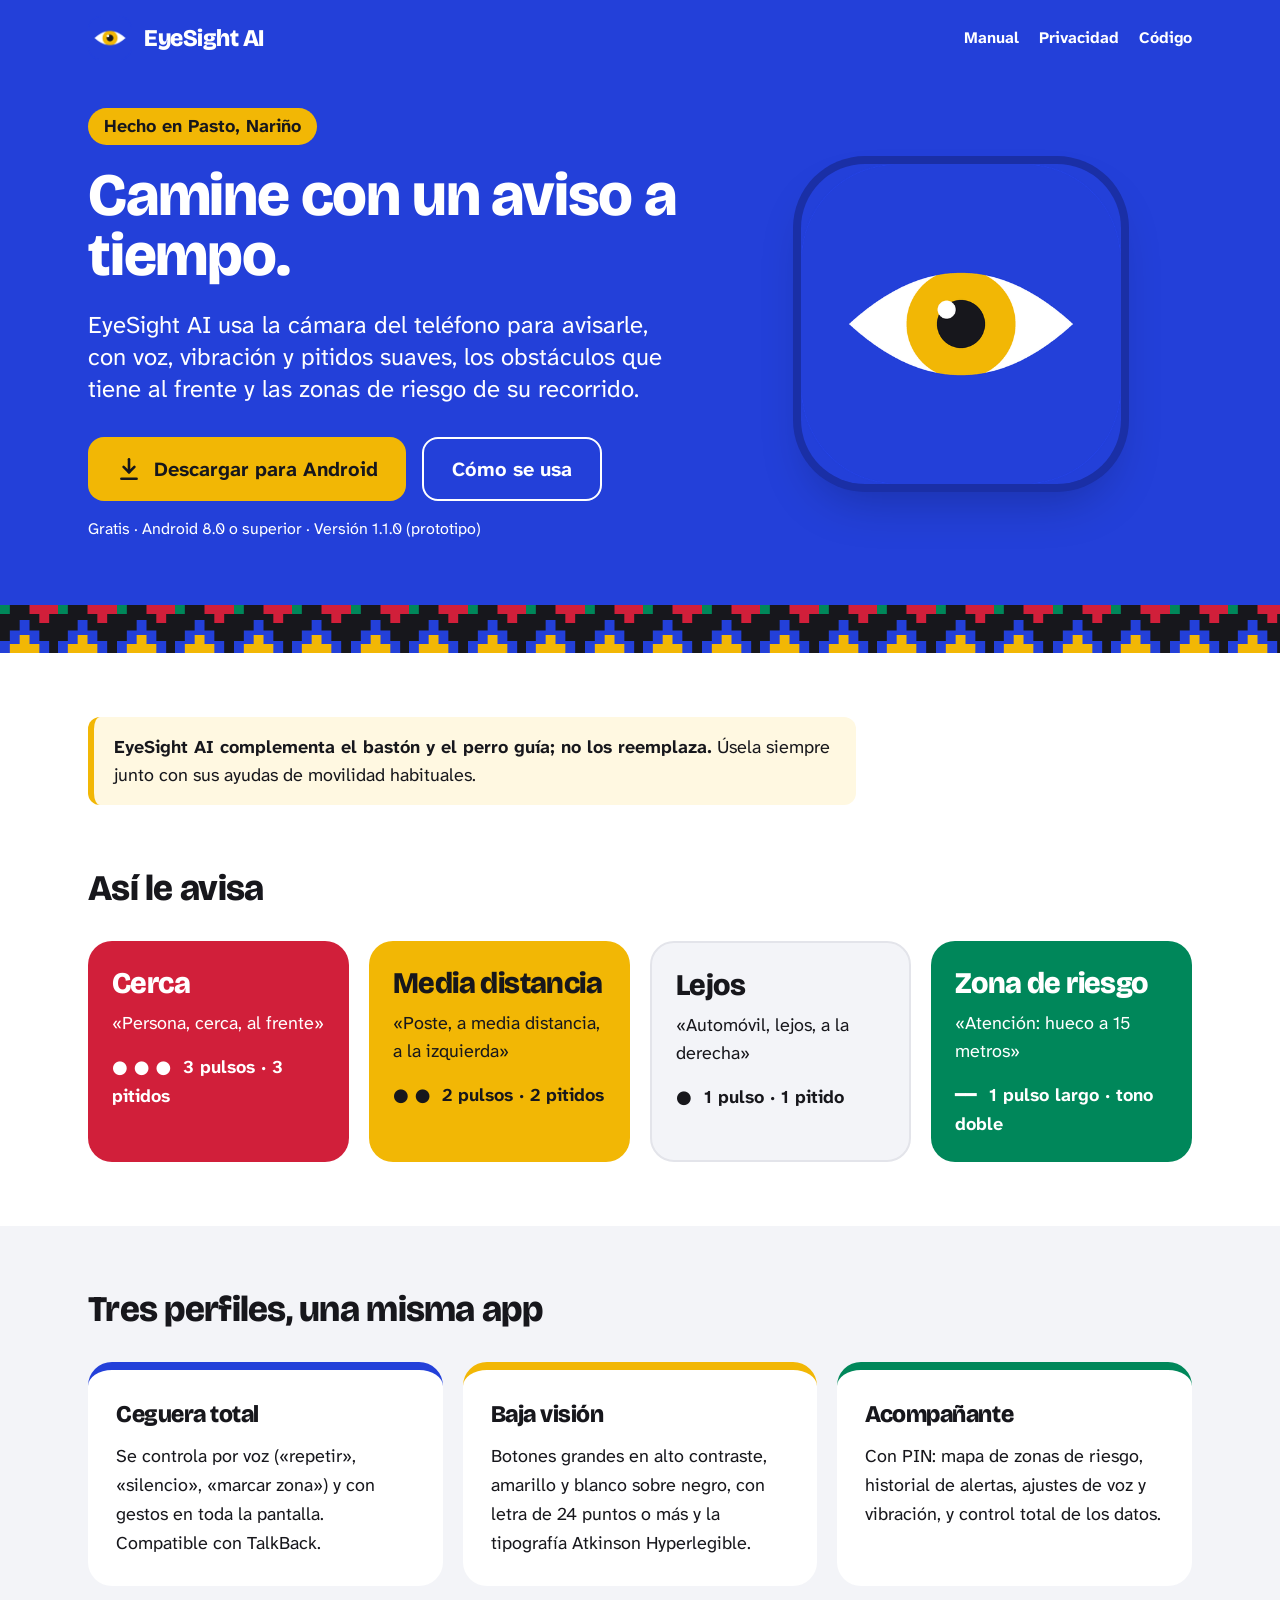
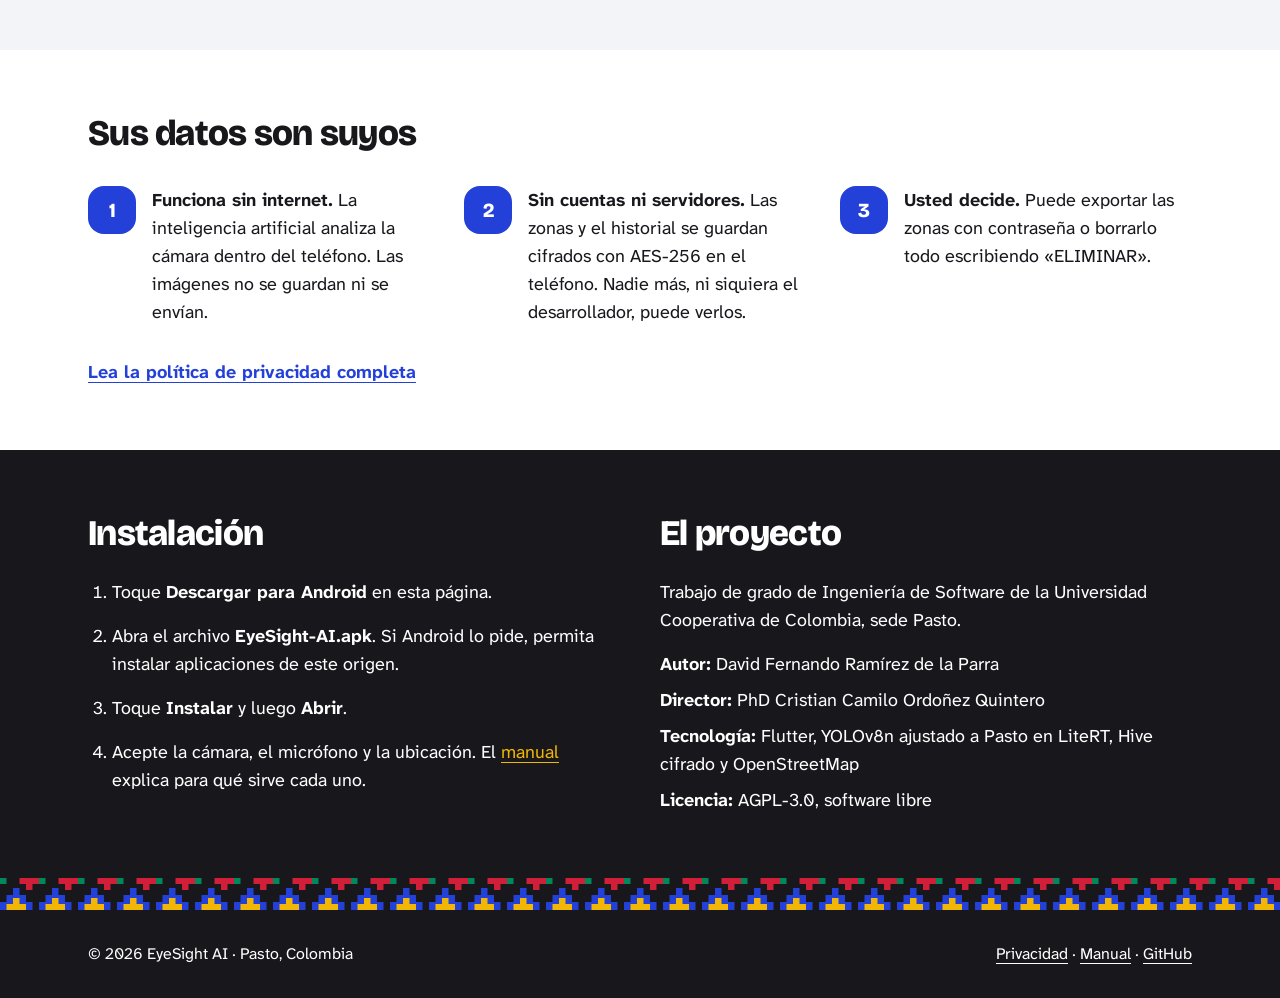
<file: website/index.html>
<!doctype html>
<html lang="es">
<head>
  <meta charset="utf-8">
  <meta name="viewport" content="width=device-width, initial-scale=1">
  <title>EyeSight AI · Movilidad autónoma en Pasto</title>
  <meta name="description" content="Aplicación Android gratuita que avisa con voz y vibración los obstáculos del camino a personas con discapacidad visual. Funciona sin internet y sus datos no salen del teléfono.">
  <meta name="theme-color" content="#2340D9">
  <link rel="icon" type="image/png" href="img/favicon.png">
  <link rel="apple-touch-icon" href="img/logo-192.png">
  <meta property="og:title" content="EyeSight AI">
  <meta property="og:description" content="Avisos de obstáculos por voz y vibración, sin internet y con privacidad total.">
  <meta property="og:image" content="img/logo-512.png">
  <link rel="stylesheet" href="tailwind.css">
  <link rel="stylesheet" href="site.css">
</head>
<body>
  <a class="skip" href="#contenido">Saltar al contenido</a>

  <header class="bg-cobalt text-paper">
    <nav class="max-w-6xl mx-auto px-4 sm:px-6 py-4 flex items-center justify-between gap-4" aria-label="Principal">
      <a href="./" class="flex items-center gap-3 font-display text-2xl">
        <img src="img/logo-192.png" alt="" width="44" height="44" class="rounded-xl">
        EyeSight AI
      </a>
      <ul class="flex flex-wrap gap-x-5 gap-y-1 text-base font-bold">
        <li><a class="hover:underline underline-offset-4" href="manual.html">Manual</a></li>
        <li><a class="hover:underline underline-offset-4" href="privacidad.html">Privacidad</a></li>
        <li><a class="hover:underline underline-offset-4" href="https://github.com/dramirezdlp99/eyesight-ai">Código</a></li>
      </ul>
    </nav>

    <div class="max-w-6xl mx-auto px-4 sm:px-6 pt-8 pb-16 grid md:grid-cols-[1.3fr_1fr] gap-10 items-center">
      <div>
        <p class="inline-block bg-oro text-ink font-bold rounded-full px-4 py-1 mb-5">Hecho en Pasto, Nariño</p>
        <h1 class="font-display text-5xl sm:text-6xl leading-[1.05] mb-6">Camine con un aviso a tiempo.</h1>
        <p class="text-xl sm:text-2xl leading-snug mb-8 max-w-xl">
          EyeSight AI usa la cámara del teléfono para avisarle, con voz, vibración y pitidos suaves, los obstáculos que
          tiene al frente y las zonas de riesgo de su recorrido.
        </p>
        <div class="flex flex-wrap gap-4">
          <a href="https://github.com/dramirezdlp99/eyesight-ai/releases/latest/download/EyeSight-AI.apk"
             class="inline-flex items-center gap-3 bg-oro text-ink font-bold text-xl rounded-2xl px-7 py-4 min-h-[56px] hover:bg-[#FFD02E]">
            <svg aria-hidden="true" width="26" height="26" viewBox="0 0 24 24" fill="none" stroke="currentColor" stroke-width="2.4" stroke-linecap="round" stroke-linejoin="round"><path d="M12 3v12"/><path d="m7 10 5 5 5-5"/><path d="M5 21h14"/></svg>
            Descargar para Android
          </a>
          <a href="manual.html" class="inline-flex items-center border-2 border-paper font-bold text-xl rounded-2xl px-7 py-4 min-h-[56px] hover:bg-cobaltdeep">
            Cómo se usa
          </a>
        </div>
        <p class="mt-4 text-base">Gratis · Android 8.0 o superior · Versión 1.1.0 (prototipo)</p>
      </div>
      <div class="hidden md:flex justify-center">
        <img src="img/logo-512.png" alt="Logotipo de EyeSight AI: un ojo blanco con el iris dorado sobre fondo azul" width="320" height="320" class="rounded-[4rem] shadow-2xl ring-8 ring-cobaltdeep">
      </div>
    </div>
    <div class="greca greca-tall" role="presentation"></div>
  </header>

  <main id="contenido">
    <section class="max-w-6xl mx-auto px-4 sm:px-6 py-16" aria-labelledby="t-aviso">
      <div class="note text-lg max-w-3xl">
        <p id="t-aviso"><strong>EyeSight AI complementa el bastón y el perro guía; no los reemplaza.</strong>
          Úsela siempre junto con sus ayudas de movilidad habituales.</p>
      </div>
    </section>

    <section class="max-w-6xl mx-auto px-4 sm:px-6 pb-16" aria-labelledby="t-como">
      <h2 id="t-como" class="font-display text-4xl mb-8">Así le avisa</h2>
      <div class="grid sm:grid-cols-2 lg:grid-cols-4 gap-5">
        <article class="rounded-3xl bg-carmin text-paper p-6">
          <p class="font-display text-3xl mb-2">Cerca</p>
          <p class="text-lg mb-4">«Persona, cerca, al frente»</p>
          <p class="font-bold" aria-label="Tres pulsos de vibración y tres pitidos">● ● ● &nbsp;3 pulsos · 3 pitidos</p>
        </article>
        <article class="rounded-3xl bg-oro text-ink p-6">
          <p class="font-display text-3xl mb-2">Media distancia</p>
          <p class="text-lg mb-4">«Poste, a media distancia, a la izquierda»</p>
          <p class="font-bold" aria-label="Dos pulsos de vibración y dos pitidos">● ● &nbsp;2 pulsos · 2 pitidos</p>
        </article>
        <article class="rounded-3xl bg-mist text-ink p-6 border-2 border-line">
          <p class="font-display text-3xl mb-2">Lejos</p>
          <p class="text-lg mb-4">«Automóvil, lejos, a la derecha»</p>
          <p class="font-bold" aria-label="Un pulso de vibración y un pitido">● &nbsp;1 pulso · 1 pitido</p>
        </article>
        <article class="rounded-3xl bg-esmeralda text-paper p-6">
          <p class="font-display text-3xl mb-2">Zona de riesgo</p>
          <p class="text-lg mb-4">«Atención: hueco a 15 metros»</p>
          <p class="font-bold" aria-label="Un pulso largo de vibración y un tono doble">━━ &nbsp;1 pulso largo · tono doble</p>
        </article>
      </div>
    </section>

    <section class="bg-mist" aria-labelledby="t-perfiles">
      <div class="max-w-6xl mx-auto px-4 sm:px-6 py-16">
        <h2 id="t-perfiles" class="font-display text-4xl mb-8">Tres perfiles, una misma app</h2>
        <div class="grid md:grid-cols-3 gap-5">
          <article class="bg-paper rounded-3xl p-7 border-t-8 border-cobalt">
            <h3 class="font-display text-2xl mb-3">Ceguera total</h3>
            <p>Se controla por voz («repetir», «silencio», «marcar zona») y con gestos en toda la pantalla.
              Compatible con TalkBack.</p>
          </article>
          <article class="bg-paper rounded-3xl p-7 border-t-8 border-oro">
            <h3 class="font-display text-2xl mb-3">Baja visión</h3>
            <p>Botones grandes en alto contraste, amarillo y blanco sobre negro, con letra de 24 puntos o
              más y la tipografía Atkinson Hyperlegible.</p>
          </article>
          <article class="bg-paper rounded-3xl p-7 border-t-8 border-esmeralda">
            <h3 class="font-display text-2xl mb-3">Acompañante</h3>
            <p>Con PIN: mapa de zonas de riesgo, historial de alertas, ajustes de voz y vibración, y control
              total de los datos.</p>
          </article>
        </div>
      </div>
    </section>

    <section class="max-w-6xl mx-auto px-4 sm:px-6 py-16" aria-labelledby="t-privacidad">
      <h2 id="t-privacidad" class="font-display text-4xl mb-8">Sus datos son suyos</h2>
      <ul class="grid md:grid-cols-3 gap-6 text-lg">
        <li class="flex gap-4">
          <span aria-hidden="true" class="shrink-0 w-12 h-12 rounded-2xl bg-cobalt text-paper grid place-items-center font-display text-xl">1</span>
          <span><strong>Funciona sin internet.</strong> La inteligencia artificial analiza la cámara dentro del
            teléfono. Las imágenes no se guardan ni se envían.</span>
        </li>
        <li class="flex gap-4">
          <span aria-hidden="true" class="shrink-0 w-12 h-12 rounded-2xl bg-cobalt text-paper grid place-items-center font-display text-xl">2</span>
          <span><strong>Sin cuentas ni servidores.</strong> Las zonas y el historial se guardan cifrados con
            AES-256 en el teléfono. Nadie más, ni siquiera el desarrollador, puede verlos.</span>
        </li>
        <li class="flex gap-4">
          <span aria-hidden="true" class="shrink-0 w-12 h-12 rounded-2xl bg-cobalt text-paper grid place-items-center font-display text-xl">3</span>
          <span><strong>Usted decide.</strong> Puede exportar las zonas con contraseña o borrarlo todo
            escribiendo «ELIMINAR».</span>
        </li>
      </ul>
      <p class="mt-8"><a class="text-cobalt font-bold underline underline-offset-4" href="privacidad.html">Lea la política de privacidad completa</a></p>
    </section>

    <section class="bg-ink text-paper" aria-labelledby="t-instalar">
      <div class="max-w-6xl mx-auto px-4 sm:px-6 py-16 grid md:grid-cols-2 gap-10">
        <div>
          <h2 id="t-instalar" class="font-display text-4xl mb-6">Instalación</h2>
          <ol class="space-y-4 text-lg list-decimal pl-6">
            <li>Toque <strong>Descargar para Android</strong> en esta página.</li>
            <li>Abra el archivo <strong>EyeSight-AI.apk</strong>. Si Android lo pide, permita instalar aplicaciones
              de este origen.</li>
            <li>Toque <strong>Instalar</strong> y luego <strong>Abrir</strong>.</li>
            <li>Acepte la cámara, el micrófono y la ubicación. El <a class="text-oro underline underline-offset-4" href="manual.html#1-instalacion">manual</a> explica para qué sirve cada uno.</li>
          </ol>
        </div>
        <div>
          <h2 class="font-display text-4xl mb-6">El proyecto</h2>
          <p class="text-lg mb-4">Trabajo de grado de Ingeniería de Software de la Universidad Cooperativa de Colombia,
            sede Pasto.</p>
          <dl class="text-lg space-y-2">
            <div><dt class="inline font-bold">Autor:</dt> <dd class="inline">David Fernando Ramírez de la Parra</dd></div>
            <div><dt class="inline font-bold">Director:</dt> <dd class="inline">PhD Cristian Camilo Ordoñez Quintero</dd></div>
            <div><dt class="inline font-bold">Tecnología:</dt> <dd class="inline">Flutter, YOLOv8n ajustado a Pasto en LiteRT, Hive cifrado y OpenStreetMap</dd></div>
            <div><dt class="inline font-bold">Licencia:</dt> <dd class="inline">AGPL-3.0, software libre</dd></div>
          </dl>
        </div>
      </div>
    </section>
  </main>

  <footer class="bg-ink text-paper">
    <div class="greca" role="presentation"></div>
    <div class="max-w-6xl mx-auto px-4 sm:px-6 py-8 flex flex-wrap gap-4 justify-between text-base">
      <p>© 2026 EyeSight AI · Pasto, Colombia</p>
      <p>
        <a class="underline underline-offset-4" href="privacidad.html">Privacidad</a> ·
        <a class="underline underline-offset-4" href="manual.html">Manual</a> ·
        <a class="underline underline-offset-4" href="https://github.com/dramirezdlp99/eyesight-ai">GitHub</a>
      </p>
    </div>
  </footer>
</body>
</html>
</file>
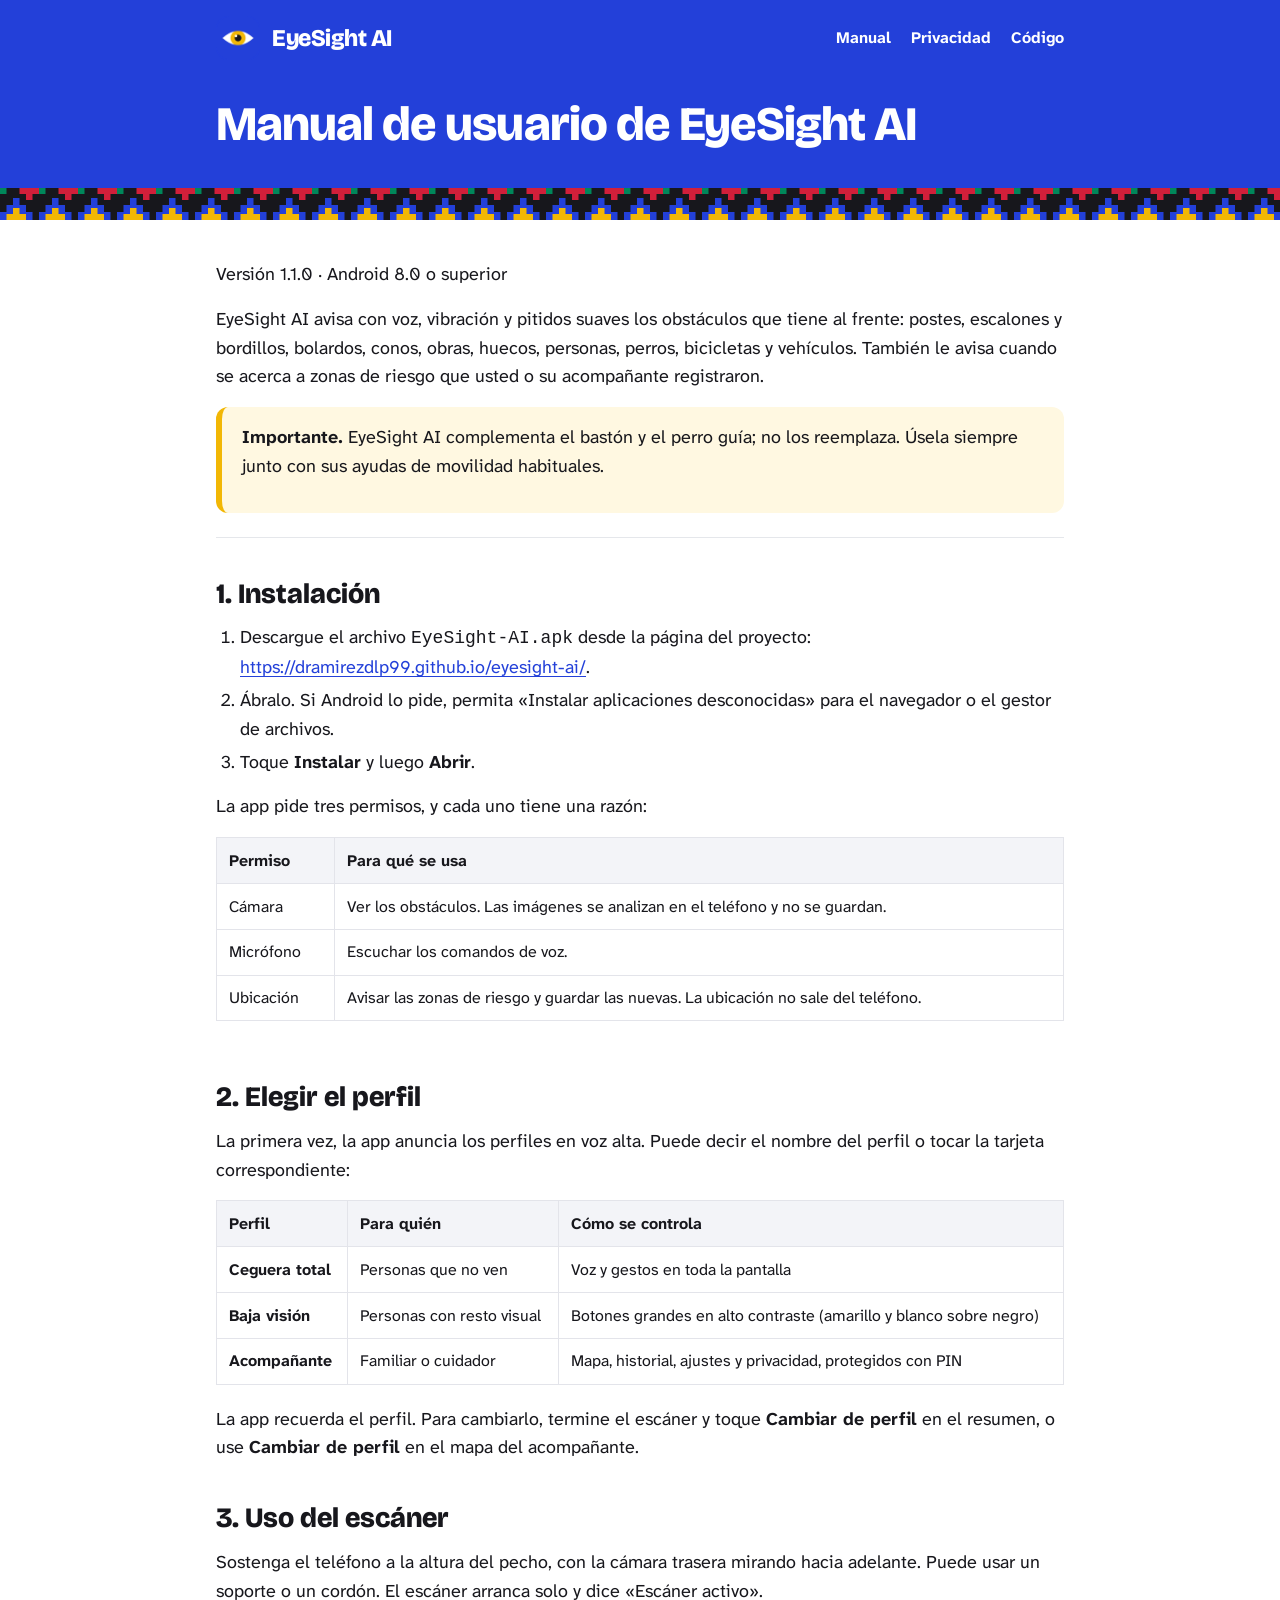
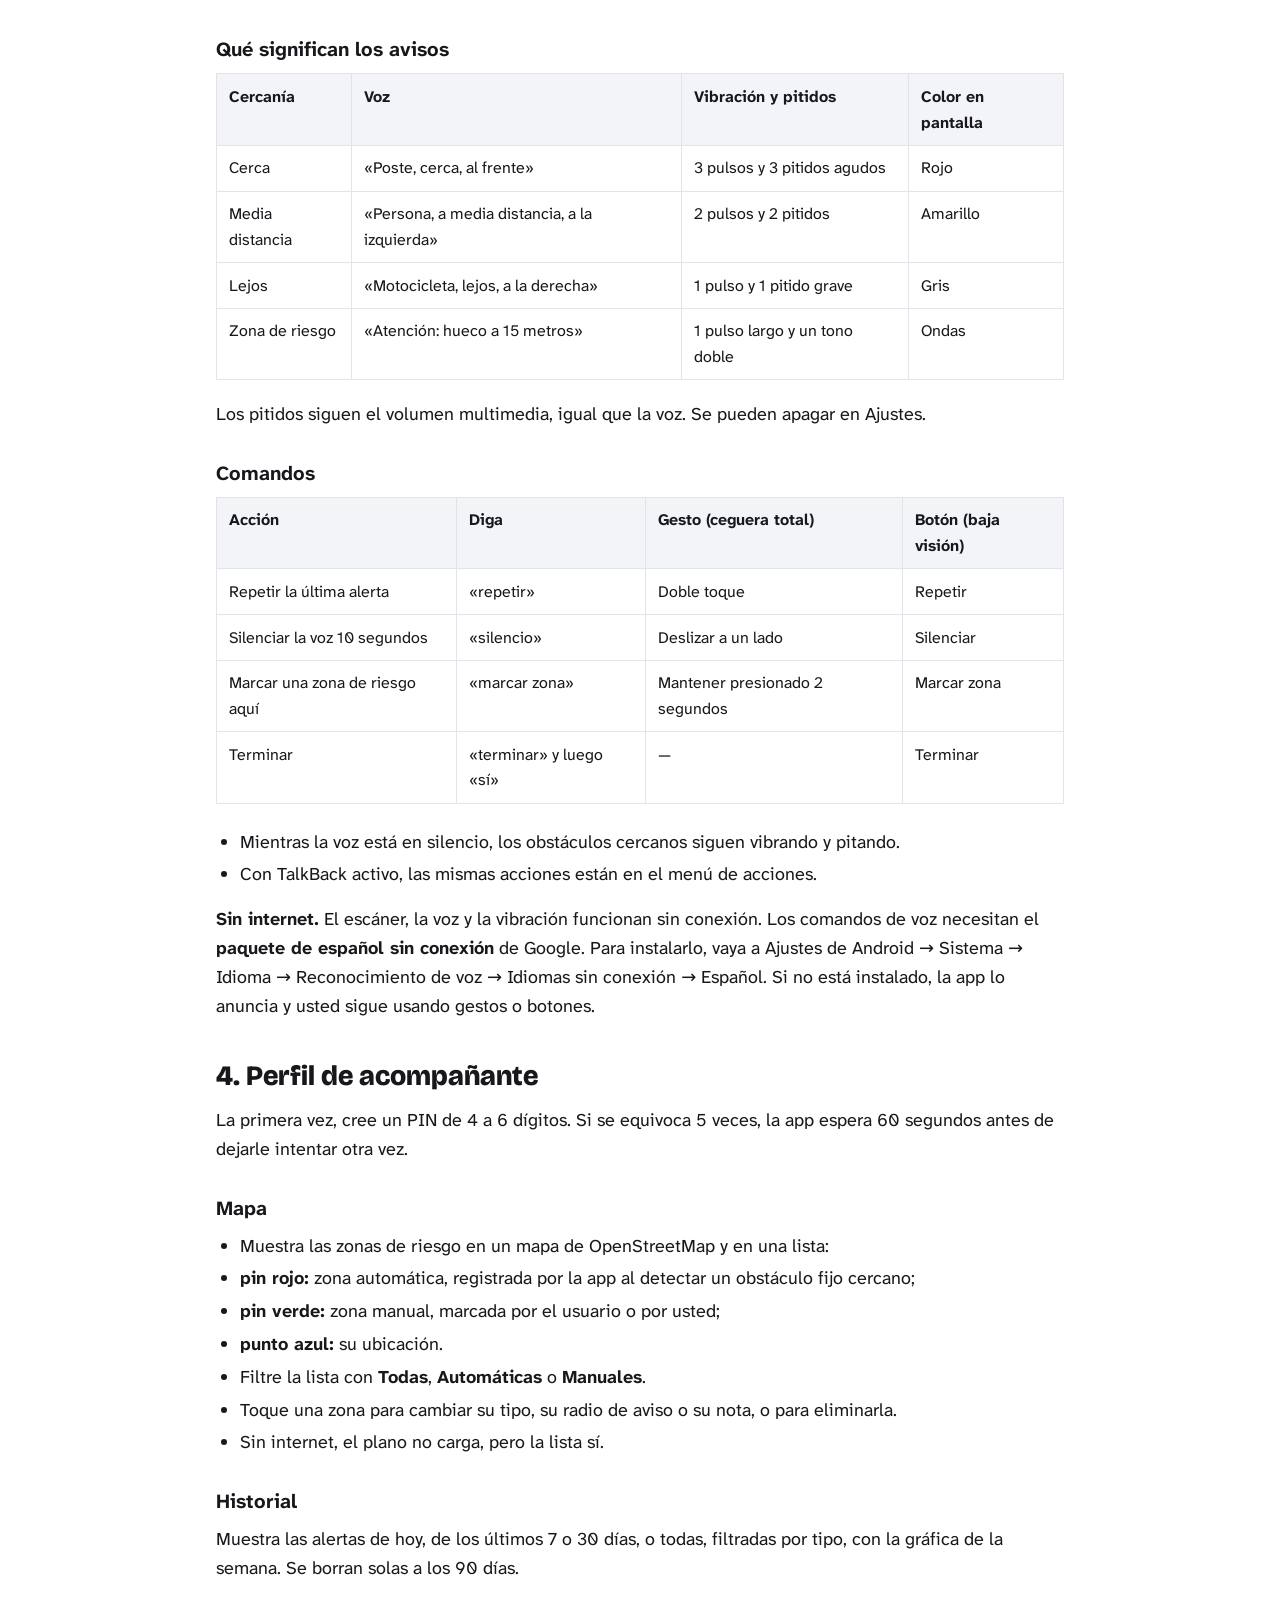
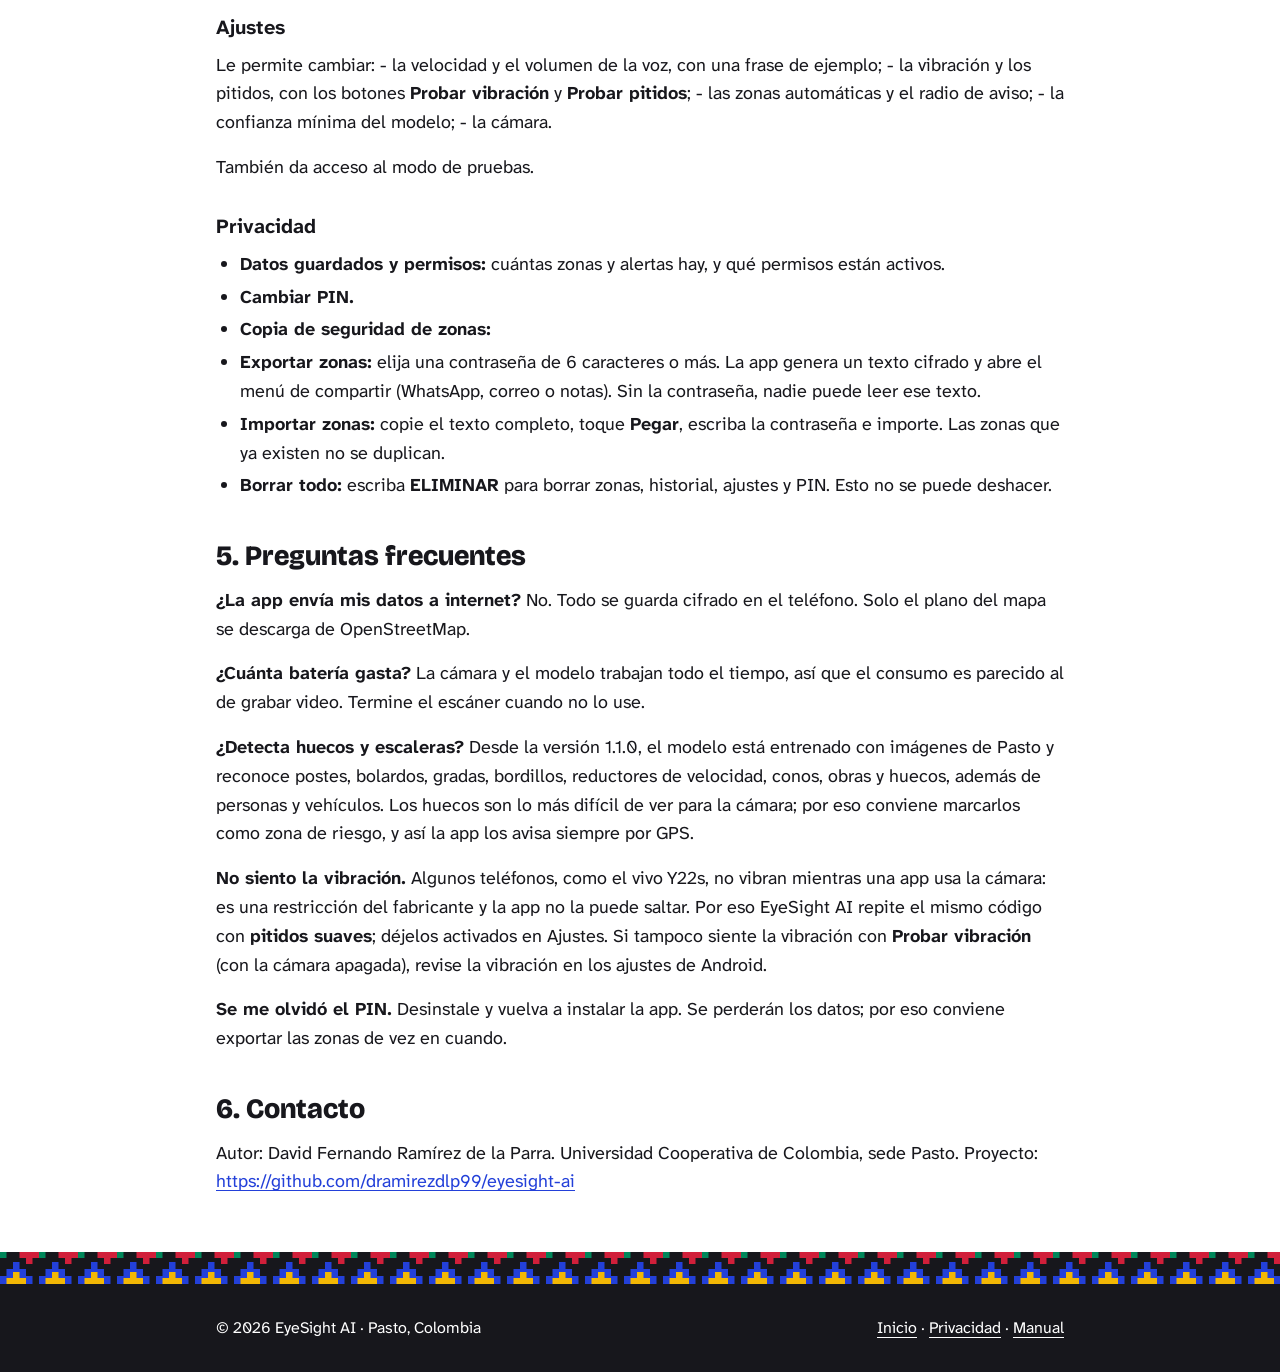
<file: website/manual.html>
<!doctype html>
<html lang="es">
<head>
  <meta charset="utf-8">
  <meta name="viewport" content="width=device-width, initial-scale=1">
  <title>Manual de usuario · EyeSight AI</title>
  <meta name="description" content="Cómo instalar y usar EyeSight AI: perfiles, alertas, comandos de voz, gestos y perfil de acompañante.">
  <meta name="theme-color" content="#2340D9">
  <link rel="icon" type="image/png" href="img/favicon.png">
  <link rel="stylesheet" href="tailwind.css">
  <link rel="stylesheet" href="site.css">
</head>
<body>
  <a class="skip" href="#contenido">Saltar al contenido</a>
  <!-- Generado desde docs/manual-de-usuario.md. Si cambia el texto, edite ese archivo y regenere esta página. -->
  <header class="bg-cobalt text-paper">
    <nav class="max-w-4xl mx-auto px-4 sm:px-6 py-4 flex items-center justify-between gap-4" aria-label="Principal">
      <a href="./" class="flex items-center gap-3 font-display text-2xl">
        <img src="img/logo-192.png" alt="" width="44" height="44" class="rounded-xl">
        EyeSight AI
      </a>
      <ul class="flex flex-wrap gap-x-5 gap-y-1 text-base font-bold"><li><a class="hover:underline underline-offset-4" aria-current="page" href="manual.html">Manual</a></li><li><a class="hover:underline underline-offset-4" href="privacidad.html">Privacidad</a></li><li><a class="hover:underline underline-offset-4" href="https://github.com/dramirezdlp99/eyesight-ai">Código</a></li></ul>
    </nav>
    <div class="max-w-4xl mx-auto px-4 sm:px-6 pt-6 pb-10">
      <h1 class="font-display text-4xl sm:text-5xl leading-tight">Manual de usuario de EyeSight AI</h1>
    </div>
    <div class="greca" role="presentation"></div>
  </header>
  <main id="contenido" class="max-w-4xl mx-auto px-4 sm:px-6 py-10 prose-es">
<p>Versión 1.1.0 · Android 8.0 o superior</p>
<p>EyeSight AI avisa con voz, vibración y pitidos suaves los obstáculos que tiene al frente: postes, escalones y bordillos, bolardos, conos, obras, huecos, personas, perros, bicicletas y vehículos. También le avisa cuando se acerca a zonas de riesgo que usted o su
acompañante registraron.</p>
<div class="note mb-6">
<p><strong>Importante.</strong> EyeSight AI complementa el bastón y el perro guía; no los reemplaza. Úsela
siempre junto con sus ayudas de movilidad habituales.</p>
</div>
<hr />
<h2 id="1-instalacion">1. Instalación</h2>
<ol>
<li>Descargue el archivo <code>EyeSight-AI.apk</code> desde la página del proyecto:
   <a href="https://dramirezdlp99.github.io/eyesight-ai/">https://dramirezdlp99.github.io/eyesight-ai/</a>.</li>
<li>Ábralo. Si Android lo pide, permita «Instalar aplicaciones desconocidas» para el navegador o
   el gestor de archivos.</li>
<li>Toque <strong>Instalar</strong> y luego <strong>Abrir</strong>.</li>
</ol>
<p>La app pide tres permisos, y cada uno tiene una razón:</p>
<div class="table-wrap"><table>
<thead>
<tr>
<th>Permiso</th>
<th>Para qué se usa</th>
</tr>
</thead>
<tbody>
<tr>
<td>Cámara</td>
<td>Ver los obstáculos. Las imágenes se analizan en el teléfono y no se guardan.</td>
</tr>
<tr>
<td>Micrófono</td>
<td>Escuchar los comandos de voz.</td>
</tr>
<tr>
<td>Ubicación</td>
<td>Avisar las zonas de riesgo y guardar las nuevas. La ubicación no sale del teléfono.</td>
</tr>
</tbody>
</table></div>
<h2 id="2-elegir-el-perfil">2. Elegir el perfil</h2>
<p>La primera vez, la app anuncia los perfiles en voz alta. Puede decir el nombre del perfil o tocar
la tarjeta correspondiente:</p>
<div class="table-wrap"><table>
<thead>
<tr>
<th>Perfil</th>
<th>Para quién</th>
<th>Cómo se controla</th>
</tr>
</thead>
<tbody>
<tr>
<td><strong>Ceguera total</strong></td>
<td>Personas que no ven</td>
<td>Voz y gestos en toda la pantalla</td>
</tr>
<tr>
<td><strong>Baja visión</strong></td>
<td>Personas con resto visual</td>
<td>Botones grandes en alto contraste (amarillo y blanco sobre negro)</td>
</tr>
<tr>
<td><strong>Acompañante</strong></td>
<td>Familiar o cuidador</td>
<td>Mapa, historial, ajustes y privacidad, protegidos con PIN</td>
</tr>
</tbody>
</table></div>
<p>La app recuerda el perfil. Para cambiarlo, termine el escáner y toque <strong>Cambiar de perfil</strong> en el
resumen, o use <strong>Cambiar de perfil</strong> en el mapa del acompañante.</p>
<h2 id="3-uso-del-escaner">3. Uso del escáner</h2>
<p>Sostenga el teléfono a la altura del pecho, con la cámara trasera mirando hacia adelante. Puede
usar un soporte o un cordón. El escáner arranca solo y dice «Escáner activo».</p>
<h3 id="que-significan-los-avisos">Qué significan los avisos</h3>
<div class="table-wrap"><table>
<thead>
<tr>
<th>Cercanía</th>
<th>Voz</th>
<th>Vibración y pitidos</th>
<th>Color en pantalla</th>
</tr>
</thead>
<tbody>
<tr>
<td>Cerca</td>
<td>«Poste, cerca, al frente»</td>
<td>3 pulsos y 3 pitidos agudos</td>
<td>Rojo</td>
</tr>
<tr>
<td>Media distancia</td>
<td>«Persona, a media distancia, a la izquierda»</td>
<td>2 pulsos y 2 pitidos</td>
<td>Amarillo</td>
</tr>
<tr>
<td>Lejos</td>
<td>«Motocicleta, lejos, a la derecha»</td>
<td>1 pulso y 1 pitido grave</td>
<td>Gris</td>
</tr>
<tr>
<td>Zona de riesgo</td>
<td>«Atención: hueco a 15 metros»</td>
<td>1 pulso largo y un tono doble</td>
<td>Ondas</td>
</tr>
</tbody>
</table></div>
<p>Los pitidos siguen el volumen multimedia, igual que la voz. Se pueden apagar en Ajustes.</p>
<h3 id="comandos">Comandos</h3>
<div class="table-wrap"><table>
<thead>
<tr>
<th>Acción</th>
<th>Diga</th>
<th>Gesto (ceguera total)</th>
<th>Botón (baja visión)</th>
</tr>
</thead>
<tbody>
<tr>
<td>Repetir la última alerta</td>
<td>«repetir»</td>
<td>Doble toque</td>
<td>Repetir</td>
</tr>
<tr>
<td>Silenciar la voz 10 segundos</td>
<td>«silencio»</td>
<td>Deslizar a un lado</td>
<td>Silenciar</td>
</tr>
<tr>
<td>Marcar una zona de riesgo aquí</td>
<td>«marcar zona»</td>
<td>Mantener presionado 2 segundos</td>
<td>Marcar zona</td>
</tr>
<tr>
<td>Terminar</td>
<td>«terminar» y luego «sí»</td>
<td>—</td>
<td>Terminar</td>
</tr>
</tbody>
</table></div>
<ul>
<li>Mientras la voz está en silencio, los obstáculos cercanos siguen vibrando y pitando.</li>
<li>Con TalkBack activo, las mismas acciones están en el menú de acciones.</li>
</ul>
<p><strong>Sin internet.</strong> El escáner, la voz y la vibración funcionan sin conexión. Los comandos de voz
necesitan el <strong>paquete de español sin conexión</strong> de Google. Para instalarlo, vaya a Ajustes de
Android → Sistema → Idioma → Reconocimiento de voz → Idiomas sin conexión → Español. Si no está
instalado, la app lo anuncia y usted sigue usando gestos o botones.</p>
<h2 id="4-perfil-de-acompanante">4. Perfil de acompañante</h2>
<p>La primera vez, cree un PIN de 4 a 6 dígitos. Si se equivoca 5 veces, la app espera 60 segundos
antes de dejarle intentar otra vez.</p>
<h3 id="mapa">Mapa</h3>
<ul>
<li>Muestra las zonas de riesgo en un mapa de OpenStreetMap y en una lista:</li>
<li><strong>pin rojo:</strong> zona automática, registrada por la app al detectar un obstáculo fijo cercano;</li>
<li><strong>pin verde:</strong> zona manual, marcada por el usuario o por usted;</li>
<li><strong>punto azul:</strong> su ubicación.</li>
<li>Filtre la lista con <strong>Todas</strong>, <strong>Automáticas</strong> o <strong>Manuales</strong>.</li>
<li>Toque una zona para cambiar su tipo, su radio de aviso o su nota, o para eliminarla.</li>
<li>Sin internet, el plano no carga, pero la lista sí.</li>
</ul>
<h3 id="historial">Historial</h3>
<p>Muestra las alertas de hoy, de los últimos 7 o 30 días, o todas, filtradas por tipo, con la
gráfica de la semana. Se borran solas a los 90 días.</p>
<h3 id="ajustes">Ajustes</h3>
<p>Le permite cambiar:
- la velocidad y el volumen de la voz, con una frase de ejemplo;
- la vibración y los pitidos, con los botones <strong>Probar vibración</strong> y <strong>Probar pitidos</strong>;
- las zonas automáticas y el radio de aviso;
- la confianza mínima del modelo;
- la cámara.</p>
<p>También da acceso al modo de pruebas.</p>
<h3 id="privacidad">Privacidad</h3>
<ul>
<li><strong>Datos guardados y permisos:</strong> cuántas zonas y alertas hay, y qué permisos están activos.</li>
<li><strong>Cambiar PIN.</strong></li>
<li><strong>Copia de seguridad de zonas:</strong></li>
<li><strong>Exportar zonas:</strong> elija una contraseña de 6 caracteres o más. La app genera un texto
    cifrado y abre el menú de compartir (WhatsApp, correo o notas). Sin la contraseña, nadie
    puede leer ese texto.</li>
<li><strong>Importar zonas:</strong> copie el texto completo, toque <strong>Pegar</strong>, escriba la contraseña e
    importe. Las zonas que ya existen no se duplican.</li>
<li><strong>Borrar todo:</strong> escriba <strong>ELIMINAR</strong> para borrar zonas, historial, ajustes y PIN. Esto no se
  puede deshacer.</li>
</ul>
<h2 id="5-preguntas-frecuentes">5. Preguntas frecuentes</h2>
<p><strong>¿La app envía mis datos a internet?</strong>
No. Todo se guarda cifrado en el teléfono. Solo el plano del mapa se descarga de OpenStreetMap.</p>
<p><strong>¿Cuánta batería gasta?</strong>
La cámara y el modelo trabajan todo el tiempo, así que el consumo es parecido al de grabar video.
Termine el escáner cuando no lo use.</p>
<p><strong>¿Detecta huecos y escaleras?</strong>
Desde la versión 1.1.0, el modelo está entrenado con imágenes de Pasto y reconoce postes,
bolardos, gradas, bordillos, reductores de velocidad, conos, obras y huecos, además de personas y
vehículos. Los huecos son lo más difícil de ver para la cámara; por eso conviene marcarlos como
zona de riesgo, y así la app los avisa siempre por GPS.</p>
<p><strong>No siento la vibración.</strong>
Algunos teléfonos, como el vivo Y22s, no vibran mientras una app usa la cámara: es una
restricción del fabricante y la app no la puede saltar. Por eso EyeSight AI repite el mismo código
con <strong>pitidos suaves</strong>; déjelos activados en Ajustes. Si tampoco siente la vibración con
<strong>Probar vibración</strong> (con la cámara apagada), revise la vibración en los ajustes de Android.</p>
<p><strong>Se me olvidó el PIN.</strong>
Desinstale y vuelva a instalar la app. Se perderán los datos; por eso conviene exportar las zonas
de vez en cuando.</p>
<h2 id="6-contacto">6. Contacto</h2>
<p>Autor: David Fernando Ramírez de la Parra. Universidad Cooperativa de Colombia, sede Pasto.
Proyecto: <a href="https://github.com/dramirezdlp99/eyesight-ai">https://github.com/dramirezdlp99/eyesight-ai</a></p>
  </main>
  <footer class="bg-ink text-paper">
    <div class="greca" role="presentation"></div>
    <div class="max-w-4xl mx-auto px-4 sm:px-6 py-8 flex flex-wrap gap-4 justify-between text-base">
      <p>© 2026 EyeSight AI · Pasto, Colombia</p>
      <p><a class="underline underline-offset-4" href="./">Inicio</a> ·
        <a class="underline underline-offset-4" href="privacidad.html">Privacidad</a> ·
        <a class="underline underline-offset-4" href="manual.html">Manual</a></p>
    </div>
  </footer>
</body>
</html>
</file>
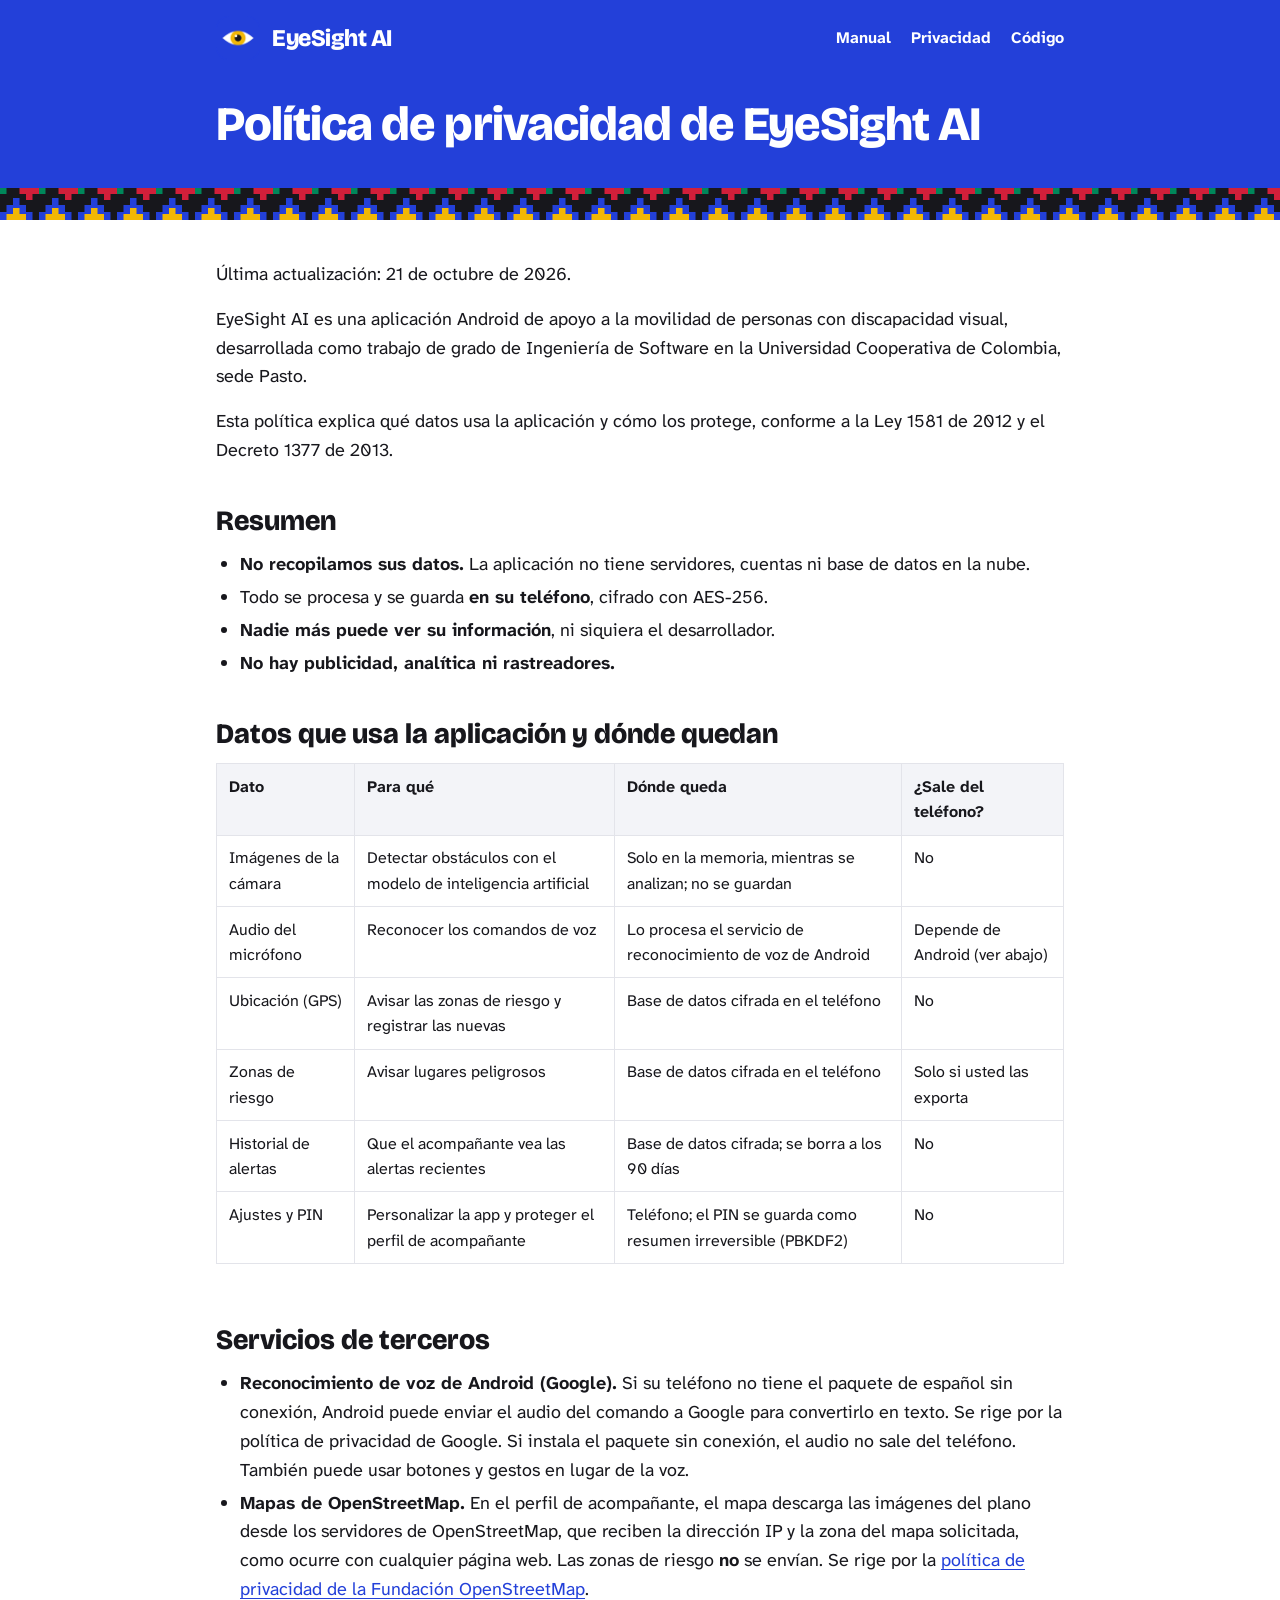
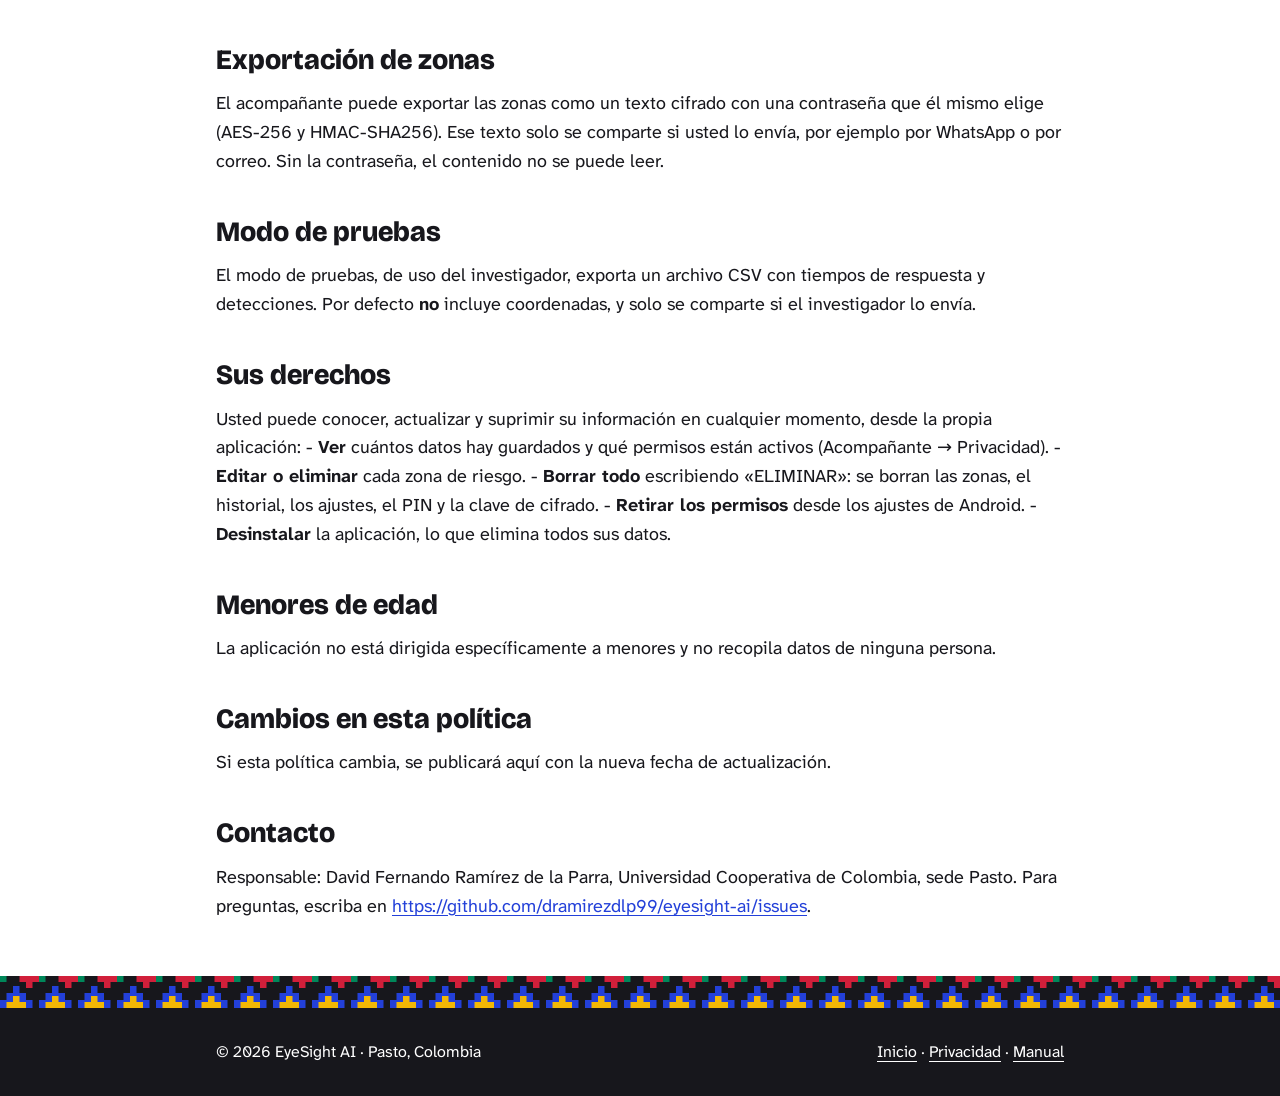
<file: website/privacidad.html>
<!doctype html>
<html lang="es">
<head>
  <meta charset="utf-8">
  <meta name="viewport" content="width=device-width, initial-scale=1">
  <title>Política de privacidad · EyeSight AI</title>
  <meta name="description" content="EyeSight AI no recopila datos: todo se procesa y guarda cifrado en el teléfono.">
  <meta name="theme-color" content="#2340D9">
  <link rel="icon" type="image/png" href="img/favicon.png">
  <link rel="stylesheet" href="tailwind.css">
  <link rel="stylesheet" href="site.css">
</head>
<body>
  <a class="skip" href="#contenido">Saltar al contenido</a>
  <!-- Generado desde docs/politica-de-privacidad.md. Si cambia el texto, edite ese archivo y regenere esta página. -->
  <header class="bg-cobalt text-paper">
    <nav class="max-w-4xl mx-auto px-4 sm:px-6 py-4 flex items-center justify-between gap-4" aria-label="Principal">
      <a href="./" class="flex items-center gap-3 font-display text-2xl">
        <img src="img/logo-192.png" alt="" width="44" height="44" class="rounded-xl">
        EyeSight AI
      </a>
      <ul class="flex flex-wrap gap-x-5 gap-y-1 text-base font-bold"><li><a class="hover:underline underline-offset-4" href="manual.html">Manual</a></li><li><a class="hover:underline underline-offset-4" aria-current="page" href="privacidad.html">Privacidad</a></li><li><a class="hover:underline underline-offset-4" href="https://github.com/dramirezdlp99/eyesight-ai">Código</a></li></ul>
    </nav>
    <div class="max-w-4xl mx-auto px-4 sm:px-6 pt-6 pb-10">
      <h1 class="font-display text-4xl sm:text-5xl leading-tight">Política de privacidad de EyeSight AI</h1>
    </div>
    <div class="greca" role="presentation"></div>
  </header>
  <main id="contenido" class="max-w-4xl mx-auto px-4 sm:px-6 py-10 prose-es">
<p>Última actualización: 21 de octubre de 2026.</p>
<p>EyeSight AI es una aplicación Android de apoyo a la movilidad de personas con discapacidad
visual, desarrollada como trabajo de grado de Ingeniería de Software en la Universidad
Cooperativa de Colombia, sede Pasto.</p>
<p>Esta política explica qué datos usa la aplicación y cómo los protege, conforme a la Ley 1581 de
2012 y el Decreto 1377 de 2013.</p>
<h2 id="resumen">Resumen</h2>
<ul>
<li><strong>No recopilamos sus datos.</strong> La aplicación no tiene servidores, cuentas ni base de datos en la
  nube.</li>
<li>Todo se procesa y se guarda <strong>en su teléfono</strong>, cifrado con AES-256.</li>
<li><strong>Nadie más puede ver su información</strong>, ni siquiera el desarrollador.</li>
<li><strong>No hay publicidad, analítica ni rastreadores.</strong></li>
</ul>
<h2 id="datos-que-usa-la-aplicacion-y-donde-quedan">Datos que usa la aplicación y dónde quedan</h2>
<div class="table-wrap"><table>
<thead>
<tr>
<th>Dato</th>
<th>Para qué</th>
<th>Dónde queda</th>
<th>¿Sale del teléfono?</th>
</tr>
</thead>
<tbody>
<tr>
<td>Imágenes de la cámara</td>
<td>Detectar obstáculos con el modelo de inteligencia artificial</td>
<td>Solo en la memoria, mientras se analizan; no se guardan</td>
<td>No</td>
</tr>
<tr>
<td>Audio del micrófono</td>
<td>Reconocer los comandos de voz</td>
<td>Lo procesa el servicio de reconocimiento de voz de Android</td>
<td>Depende de Android (ver abajo)</td>
</tr>
<tr>
<td>Ubicación (GPS)</td>
<td>Avisar las zonas de riesgo y registrar las nuevas</td>
<td>Base de datos cifrada en el teléfono</td>
<td>No</td>
</tr>
<tr>
<td>Zonas de riesgo</td>
<td>Avisar lugares peligrosos</td>
<td>Base de datos cifrada en el teléfono</td>
<td>Solo si usted las exporta</td>
</tr>
<tr>
<td>Historial de alertas</td>
<td>Que el acompañante vea las alertas recientes</td>
<td>Base de datos cifrada; se borra a los 90 días</td>
<td>No</td>
</tr>
<tr>
<td>Ajustes y PIN</td>
<td>Personalizar la app y proteger el perfil de acompañante</td>
<td>Teléfono; el PIN se guarda como resumen irreversible (PBKDF2)</td>
<td>No</td>
</tr>
</tbody>
</table></div>
<h2 id="servicios-de-terceros">Servicios de terceros</h2>
<ul>
<li><strong>Reconocimiento de voz de Android (Google).</strong> Si su teléfono no tiene el paquete de español
  sin conexión, Android puede enviar el audio del comando a Google para convertirlo en texto. Se
  rige por la política de privacidad de Google. Si instala el paquete sin conexión, el audio no
  sale del teléfono. También puede usar botones y gestos en lugar de la voz.</li>
<li><strong>Mapas de OpenStreetMap.</strong> En el perfil de acompañante, el mapa descarga las imágenes del
  plano desde los servidores de OpenStreetMap, que reciben la dirección IP y la zona del mapa
  solicitada, como ocurre con cualquier página web. Las zonas de riesgo <strong>no</strong> se envían. Se rige
  por la <a href="https://osmfoundation.org/wiki/Privacy_Policy">política de privacidad de la Fundación OpenStreetMap</a>.</li>
</ul>
<h2 id="exportacion-de-zonas">Exportación de zonas</h2>
<p>El acompañante puede exportar las zonas como un texto cifrado con una contraseña que él mismo
elige (AES-256 y HMAC-SHA256). Ese texto solo se comparte si usted lo envía, por ejemplo por
WhatsApp o por correo. Sin la contraseña, el contenido no se puede leer.</p>
<h2 id="modo-de-pruebas">Modo de pruebas</h2>
<p>El modo de pruebas, de uso del investigador, exporta un archivo CSV con tiempos de respuesta y
detecciones. Por defecto <strong>no</strong> incluye coordenadas, y solo se comparte si el investigador lo
envía.</p>
<h2 id="sus-derechos">Sus derechos</h2>
<p>Usted puede conocer, actualizar y suprimir su información en cualquier momento, desde la propia
aplicación:
- <strong>Ver</strong> cuántos datos hay guardados y qué permisos están activos (Acompañante → Privacidad).
- <strong>Editar o eliminar</strong> cada zona de riesgo.
- <strong>Borrar todo</strong> escribiendo «ELIMINAR»: se borran las zonas, el historial, los ajustes, el PIN y
  la clave de cifrado.
- <strong>Retirar los permisos</strong> desde los ajustes de Android.
- <strong>Desinstalar</strong> la aplicación, lo que elimina todos sus datos.</p>
<h2 id="menores-de-edad">Menores de edad</h2>
<p>La aplicación no está dirigida específicamente a menores y no recopila datos de ninguna persona.</p>
<h2 id="cambios-en-esta-politica">Cambios en esta política</h2>
<p>Si esta política cambia, se publicará aquí con la nueva fecha de actualización.</p>
<h2 id="contacto">Contacto</h2>
<p>Responsable: David Fernando Ramírez de la Parra, Universidad Cooperativa de Colombia, sede Pasto.
Para preguntas, escriba en
<a href="https://github.com/dramirezdlp99/eyesight-ai/issues">https://github.com/dramirezdlp99/eyesight-ai/issues</a>.</p>
  </main>
  <footer class="bg-ink text-paper">
    <div class="greca" role="presentation"></div>
    <div class="max-w-4xl mx-auto px-4 sm:px-6 py-8 flex flex-wrap gap-4 justify-between text-base">
      <p>© 2026 EyeSight AI · Pasto, Colombia</p>
      <p><a class="underline underline-offset-4" href="./">Inicio</a> ·
        <a class="underline underline-offset-4" href="privacidad.html">Privacidad</a> ·
        <a class="underline underline-offset-4" href="manual.html">Manual</a></p>
    </div>
  </footer>
</body>
</html>
</file>
<file: website/site.css>
/* EyeSight AI: estilos comunes de la página web («Barniz de Pasto»). */
@font-face {
  font-family: "Atkinson Hyperlegible Next";
  src: url("fonts/AtkinsonHyperlegibleNext-Regular.ttf") format("truetype");
  font-weight: 400;
  font-display: swap;
}
@font-face {
  font-family: "Atkinson Hyperlegible Next";
  src: url("fonts/AtkinsonHyperlegibleNext-Bold.ttf") format("truetype");
  font-weight: 700;
  font-display: swap;
}
@font-face {
  font-family: "Bricolage Grotesque";
  src: url("fonts/BricolageGrotesque-ExtraBold.ttf") format("truetype");
  font-weight: 800;
  font-display: swap;
}

:root {
  --paper: #ffffff;
  --mist: #f3f4f8;
  --line: #e3e4ea;
  --ink: #17171c;
  --ink-soft: #4b4b57;
  --cobalt: #2340d9;
  --cobalt-deep: #1a2fa6;
  --carmin: #d11f3a;
  --oro: #f2b705;
  --esmeralda: #00875a;
  color-scheme: light;
}

html { scroll-behavior: smooth; }
@media (prefers-reduced-motion: reduce) {
  html { scroll-behavior: auto; }
  *, *::before, *::after { animation: none !important; transition: none !important; }
}

body {
  background: var(--paper);
  color: var(--ink);
  font-family: "Atkinson Hyperlegible Next", system-ui, sans-serif;
  font-size: 1.125rem;
  line-height: 1.6;
}

.font-display { font-family: "Bricolage Grotesque", "Atkinson Hyperlegible Next", sans-serif; font-weight: 800; letter-spacing: -0.02em; }

.greca {
  height: 32px;
  background: url("img/greca.svg") repeat-x left center / auto 32px;
}
.greca-tall { height: 48px; background-size: auto 48px; }

:focus-visible { outline: 4px solid var(--oro); outline-offset: 3px; border-radius: 6px; }

.skip {
  position: absolute; left: 1rem; top: -4rem; z-index: 50;
  background: var(--ink); color: var(--paper); padding: .75rem 1rem; border-radius: .75rem;
}
.skip:focus { top: 1rem; }

.prose-es h2 { font-family: "Bricolage Grotesque", sans-serif; font-weight: 800; font-size: 1.75rem; line-height: 1.2; margin: 2.5rem 0 .75rem; }
.prose-es h3 { font-weight: 700; font-size: 1.25rem; margin: 1.75rem 0 .5rem; }
.prose-es p, .prose-es ul, .prose-es ol { margin: 0 0 1rem; }
.prose-es ul { list-style: disc; padding-left: 1.5rem; }
.prose-es ol { list-style: decimal; padding-left: 1.5rem; }
.prose-es li { margin: .25rem 0; }
.prose-es a { color: var(--cobalt); text-decoration: underline; text-underline-offset: 3px; }
.prose-es table { width: 100%; border-collapse: collapse; margin: 0 0 1.25rem; font-size: 1rem; }
.prose-es th, .prose-es td { border: 1px solid var(--line); padding: .6rem .75rem; text-align: left; vertical-align: top; }
.prose-es th { background: var(--mist); }
.table-wrap { overflow-x: auto; }
.note { background: #fff8e1; border-left: 6px solid var(--oro); padding: 1rem 1.25rem; border-radius: .75rem; }
</file>
